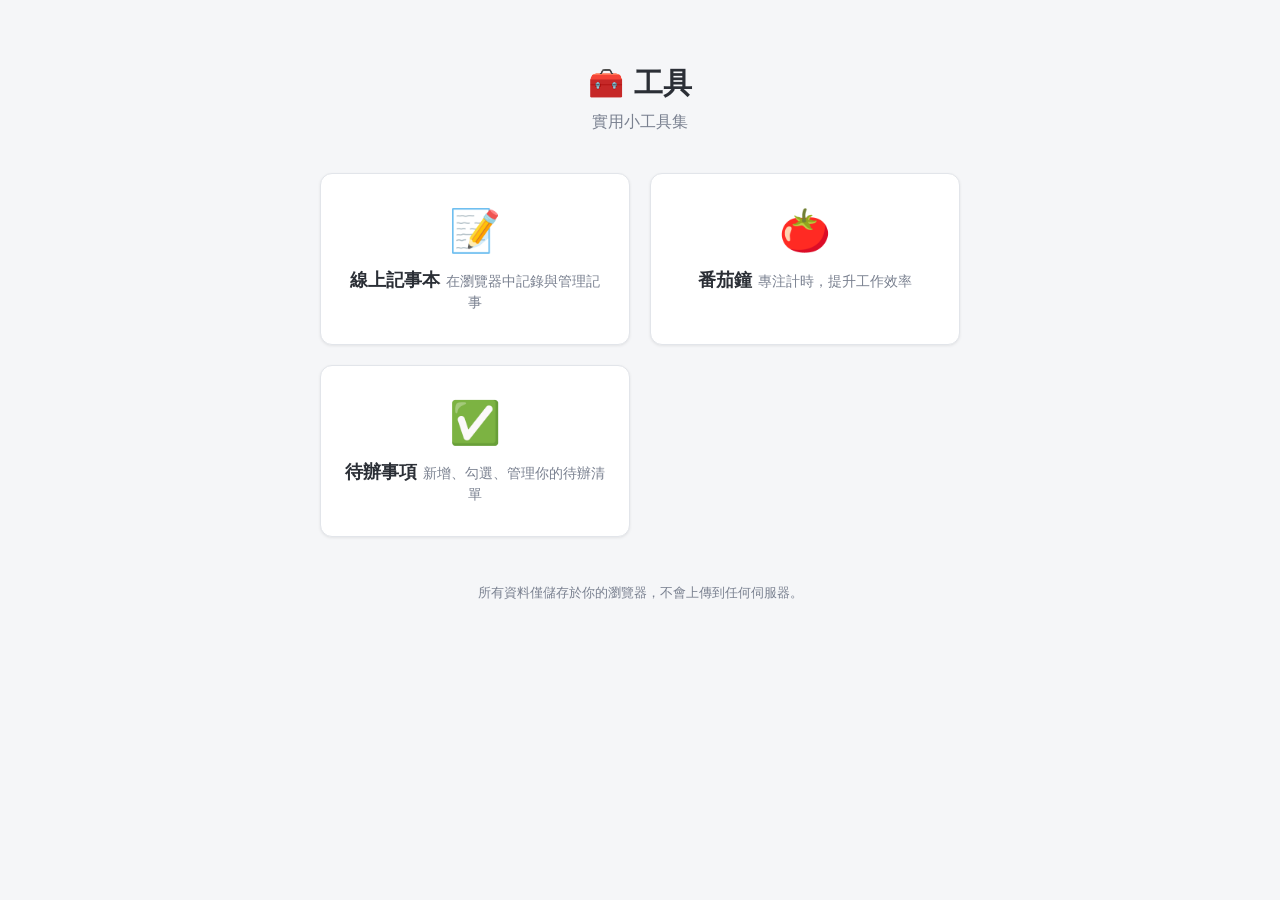
<file: index.html>
<!DOCTYPE html>
<html lang="zh-Hant">
<head>
  <meta charset="UTF-8">
  <meta name="viewport" content="width=device-width, initial-scale=1.0">
  <title>工具</title>
  <link rel="icon" href="data:image/svg+xml,<svg xmlns='http://www.w3.org/2000/svg' viewBox='0 0 100 100'><text y='.9em' font-size='90'>🧰</text></svg>">
  <style>
    :root {
      --bg: #f5f6f8;
      --surface: #ffffff;
      --border: #e2e5ea;
      --text: #2b2f36;
      --text-muted: #7a8190;
      --shadow: 0 1px 3px rgba(0, 0, 0, 0.08);
      --radius: 12px;
    }
    @media (prefers-color-scheme: dark) {
      :root {
        --bg: #1c1f24;
        --surface: #262a31;
        --border: #3a3f48;
        --text: #e6e8eb;
        --text-muted: #9aa1ad;
        --shadow: 0 1px 3px rgba(0, 0, 0, 0.4);
      }
    }
    * { margin: 0; padding: 0; box-sizing: border-box; }
    html, body { height: 100%; }
    body {
      font-family: "PingFang TC", "Microsoft JhengHei", "Noto Sans TC", system-ui, sans-serif;
      background: var(--bg);
      color: var(--text);
      display: flex;
      flex-direction: column;
      align-items: center;
      padding: 64px 20px;
    }
    h1 {
      font-size: 1.8rem;
      margin-bottom: 8px;
    }
    p.tagline {
      color: var(--text-muted);
      margin-bottom: 40px;
    }
    .tools {
      display: grid;
      grid-template-columns: repeat(auto-fit, minmax(220px, 1fr));
      gap: 20px;
      width: 100%;
      max-width: 640px;
    }
    .tool-card {
      background: var(--surface);
      border: 1px solid var(--border);
      border-radius: var(--radius);
      box-shadow: var(--shadow);
      padding: 32px 24px;
      text-align: center;
      text-decoration: none;
      color: var(--text);
      transition: transform 0.15s ease, box-shadow 0.15s ease;
    }
    .tool-card:hover {
      transform: translateY(-3px);
      box-shadow: 0 6px 16px rgba(0, 0, 0, 0.12);
    }
    .tool-icon {
      font-size: 2.6rem;
      display: block;
      margin-bottom: 12px;
    }
    .tool-name {
      font-size: 1.15rem;
      font-weight: 700;
      margin-bottom: 6px;
    }
    .tool-desc {
      font-size: 0.9rem;
      color: var(--text-muted);
    }
    footer {
      margin-top: 48px;
      font-size: 0.8rem;
      color: var(--text-muted);
    }
  </style>
</head>
<body>
  <h1>🧰 工具</h1>
  <p class="tagline">實用小工具集</p>

  <div class="tools">
    <a class="tool-card" href="記事本/index.html">
      <span class="tool-icon">📝</span>
      <span class="tool-name">線上記事本</span>
      <span class="tool-desc">在瀏覽器中記錄與管理記事</span>
    </a>
    <a class="tool-card" href="蕃茄鬧鐘/index.html">
      <span class="tool-icon">🍅</span>
      <span class="tool-name">番茄鐘</span>
      <span class="tool-desc">專注計時，提升工作效率</span>
    </a>
    <a class="tool-card" href="待辦事項/index.html">
      <span class="tool-icon">✅</span>
      <span class="tool-name">待辦事項</span>
      <span class="tool-desc">新增、勾選、管理你的待辦清單</span>
    </a>
  </div>

  <footer>所有資料僅儲存於你的瀏覽器，不會上傳到任何伺服器。</footer>
</body>
</html>
</file>
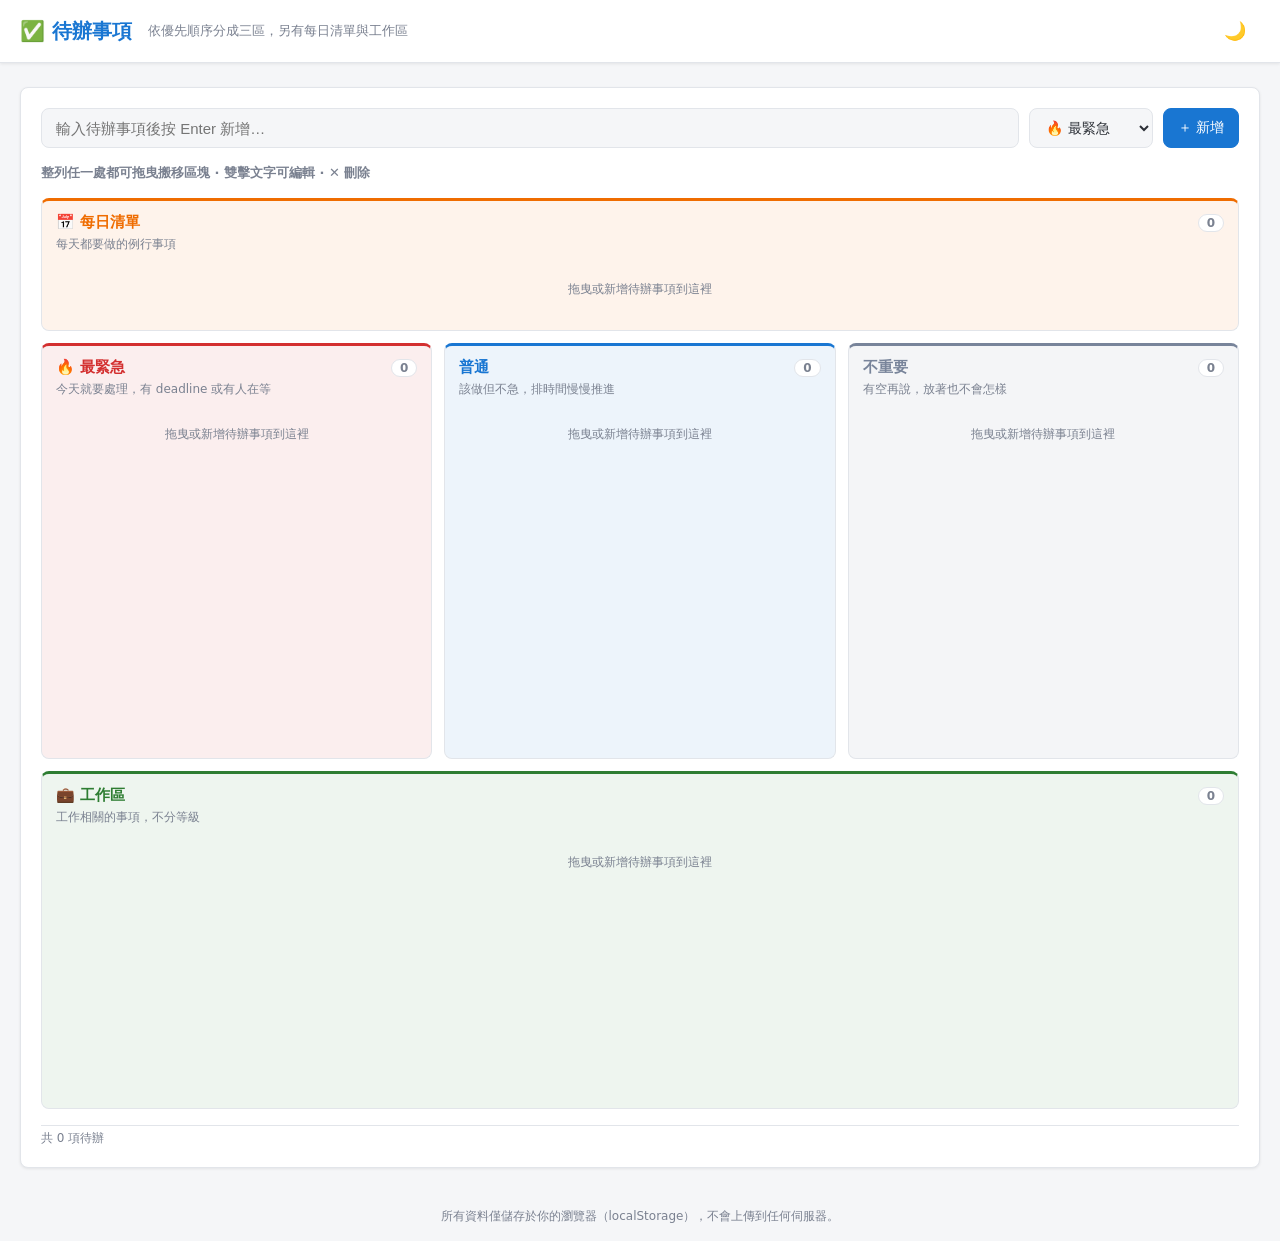
<file: 待辦事項/index.html>
<!DOCTYPE html>
<html lang="zh-Hant">
<head>
  <meta charset="UTF-8">
  <meta name="viewport" content="width=device-width, initial-scale=1.0">
  <title>待辦事項</title>
  <link rel="icon" href="data:image/svg+xml,<svg xmlns='http://www.w3.org/2000/svg' viewBox='0 0 100 100'><text y='.9em' font-size='90'>✅</text></svg>">
  <link rel="stylesheet" href="style.css">
</head>
<body>
  <header class="topbar">
    <div class="topbar-inner">
      <a class="logo" href="#">✅ 待辦事項</a>
      <span class="tagline">依優先順序分成三區，另有每日清單與工作區</span>
      <button id="themeToggle" class="btn btn-ghost" title="切換深色模式">🌙</button>
    </div>
  </header>

  <main class="layout">
    <section class="panel">
      <form id="addForm" class="add-form">
        <input type="text" id="todoInput" class="todo-input" placeholder="輸入待辦事項後按 Enter 新增…" maxlength="200" autocomplete="off">
        <select id="levelSelect" class="level-select" title="選擇區塊">
          <option value="high" selected>🔥 最緊急</option>
          <option value="normal">普通</option>
          <option value="low">不重要</option>
          <option value="work">💼 工作區</option>
          <option value="daily">📅 每日清單</option>
        </select>
        <button type="submit" class="btn btn-primary">＋ 新增</button>
      </form>

      <div class="filters">
        <span class="filter-label">整列任一處都可拖曳搬移區塊 · 雙擊文字可編輯 · ✕ 刪除</span>
      </div>

      <div class="board">
        <div class="column daily" data-level="daily">
          <div class="column-head">
            <span class="column-title">📅 每日清單</span>
            <span class="column-count" data-count="daily">0</span>
          </div>
          <p class="column-desc">每天都要做的例行事項</p>
          <ul class="todo-list" data-list="daily"></ul>
        </div>

        <div class="column high" data-level="high">
          <div class="column-head">
            <span class="column-title">🔥 最緊急</span>
            <span class="column-count" data-count="high">0</span>
          </div>
          <p class="column-desc">今天就要處理，有 deadline 或有人在等</p>
          <ul class="todo-list" data-list="high"></ul>
        </div>

        <div class="column normal" data-level="normal">
          <div class="column-head">
            <span class="column-title">普通</span>
            <span class="column-count" data-count="normal">0</span>
          </div>
          <p class="column-desc">該做但不急，排時間慢慢推進</p>
          <ul class="todo-list" data-list="normal"></ul>
        </div>

        <div class="column low" data-level="low">
          <div class="column-head">
            <span class="column-title">不重要</span>
            <span class="column-count" data-count="low">0</span>
          </div>
          <p class="column-desc">有空再說，放著也不會怎樣</p>
          <ul class="todo-list" data-list="low"></ul>
        </div>

        <div class="column work" data-level="work">
          <div class="column-head">
            <span class="column-title">💼 工作區</span>
            <span class="column-count" data-count="work">0</span>
          </div>
          <p class="column-desc">工作相關的事項，不分等級</p>
          <ul class="todo-list" data-list="work"></ul>
        </div>
      </div>

      <div class="panel-footer">
        <span id="itemsLeft">尚有 0 項待辦</span>
      </div>
    </section>
  </main>

  <footer class="footer">
    <p>所有資料僅儲存於你的瀏覽器（localStorage），不會上傳到任何伺服器。</p>
  </footer>

  <script src="script.js"></script>
</body>
</html>
</file>
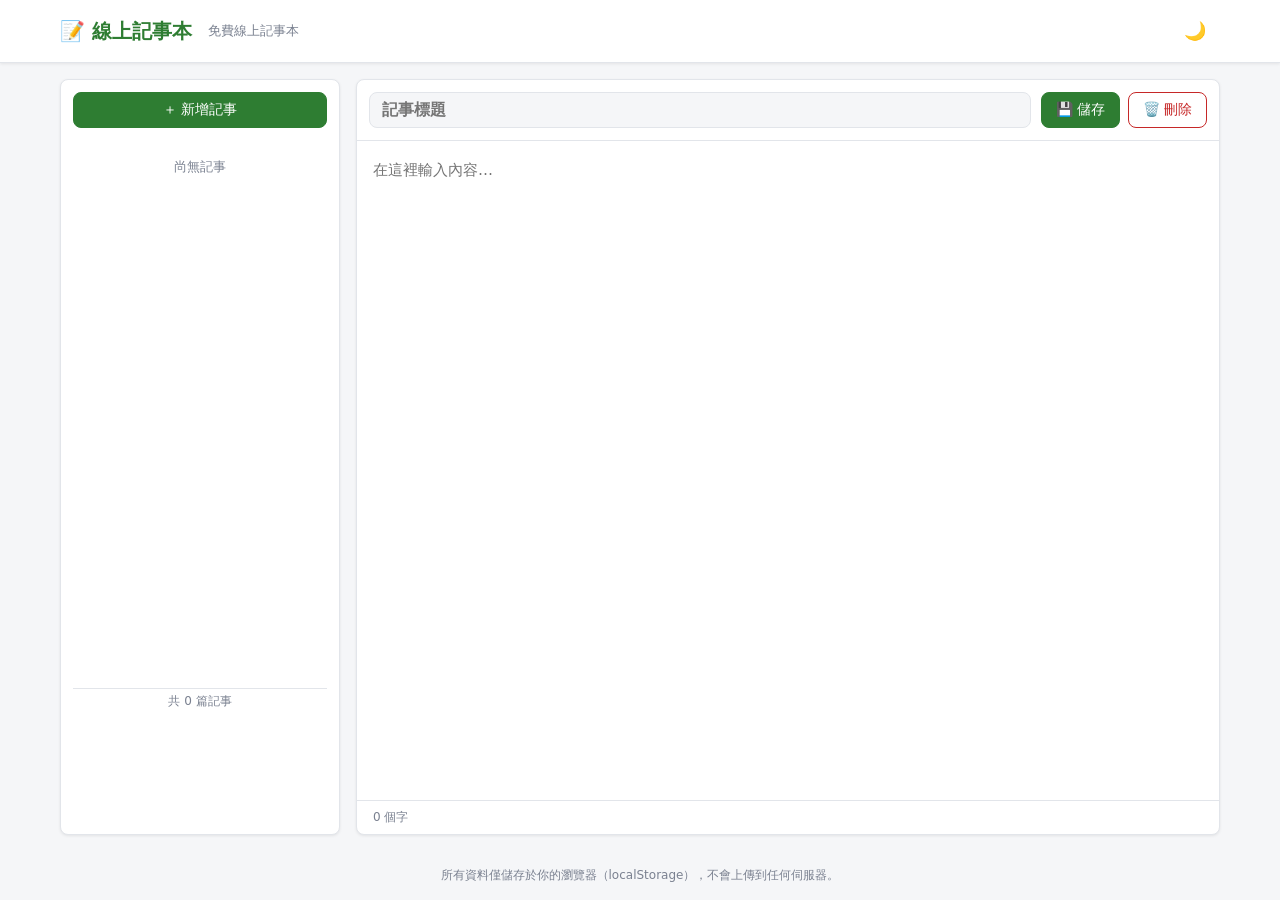
<file: 記事本/index.html>
<!DOCTYPE html>
<html lang="zh-Hant">
<head>
  <meta charset="UTF-8">
  <meta name="viewport" content="width=device-width, initial-scale=1.0">
  <title>線上記事本</title>
  <link rel="icon" href="data:image/svg+xml,<svg xmlns='http://www.w3.org/2000/svg' viewBox='0 0 100 100'><text y='.9em' font-size='90'>📝</text></svg>">
  <link rel="stylesheet" href="style.css">
</head>
<body>
  <header class="topbar">
    <div class="topbar-inner">
      <a class="logo" href="#">📝 線上記事本</a>
      <span class="tagline">免費線上記事本</span>
      <button id="themeToggle" class="btn btn-ghost" title="切換深色模式">🌙</button>
    </div>
  </header>

  <main class="layout">
    <!-- 側邊欄：記事清單 -->
    <aside class="sidebar">
      <button id="newNoteBtn" class="btn btn-primary btn-block">＋ 新增記事</button>

      <ul id="noteList" class="note-list"></ul>

      <div class="sidebar-footer">
        <span id="noteCount">共 0 篇記事</span>
      </div>
    </aside>

    <!-- 編輯區 -->
    <section class="editor" id="editorPane">
      <div class="editor-toolbar">
        <input type="text" id="noteTitle" class="title-input" placeholder="記事標題">
        <div class="toolbar-actions">
          <button id="saveBtn" class="btn btn-primary" title="儲存 (Ctrl+S)">💾 儲存</button>
          <button id="deleteBtn" class="btn btn-danger" title="刪除這篇記事">🗑️ 刪除</button>
        </div>
      </div>

      <textarea id="noteContent" aria-label="記事內容" placeholder="在這裡輸入內容…"></textarea>

      <div class="editor-statusbar">
        <span id="charCount">0 個字</span>
        <span id="saveStatus"></span>
        <span id="lastEdited"></span>
      </div>
    </section>
  </main>

  <footer class="footer">
    <p>所有資料僅儲存於你的瀏覽器（localStorage），不會上傳到任何伺服器。</p>
  </footer>

  <script src="script.js"></script>
</body>
</html>
</file>
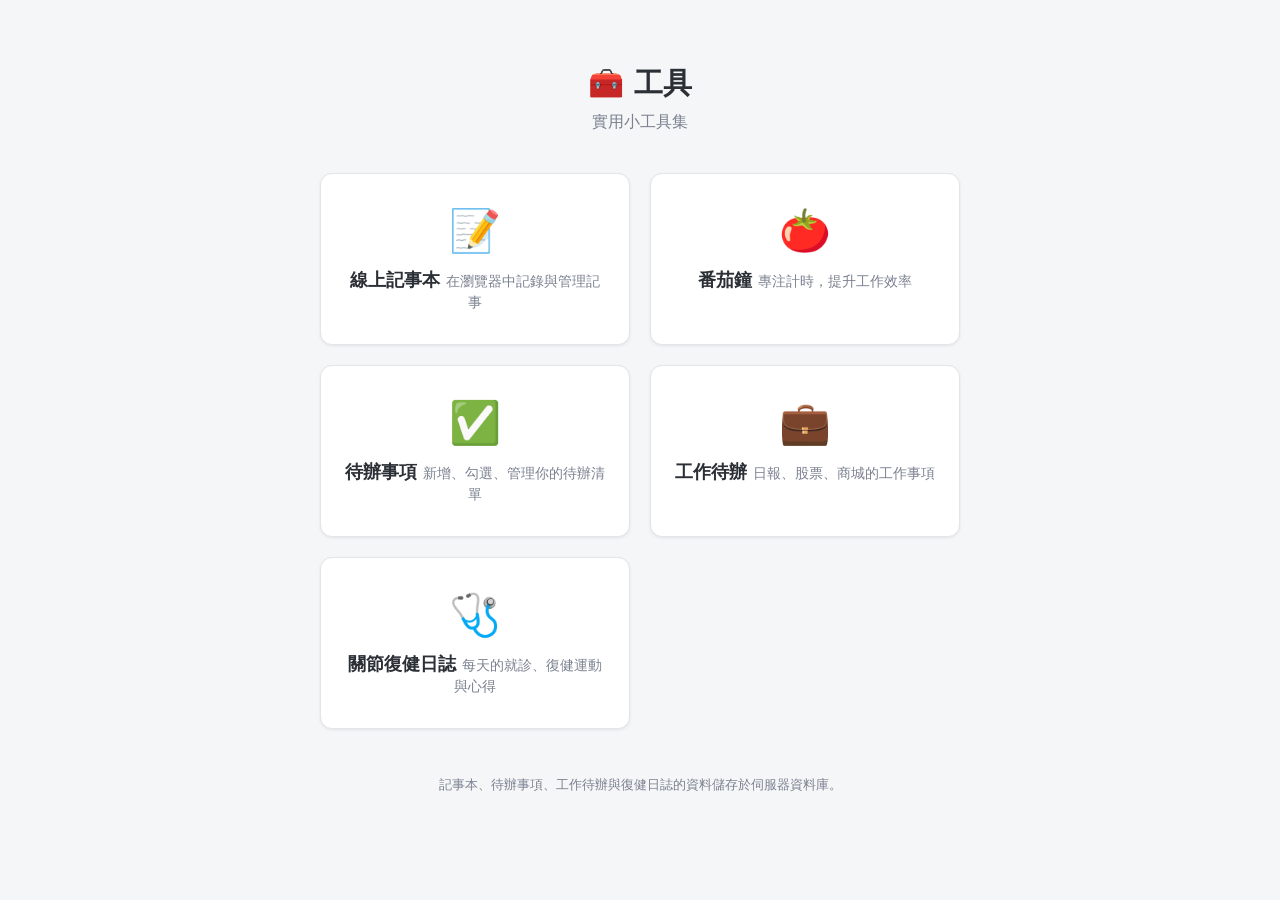
<file: src/main/resources/templates/index.html>
<!DOCTYPE html>
<html lang="zh-Hant" xmlns:th="http://www.thymeleaf.org">
<head>
  <meta charset="UTF-8">
  <meta name="viewport" content="width=device-width, initial-scale=1.0">
  <title>工具</title>
  <link rel="icon" href="data:image/svg+xml,<svg xmlns='http://www.w3.org/2000/svg' viewBox='0 0 100 100'><text y='.9em' font-size='90'>🧰</text></svg>">
  <style>
    :root {
      --bg: #f5f6f8;
      --surface: #ffffff;
      --border: #e2e5ea;
      --text: #2b2f36;
      --text-muted: #7a8190;
      --shadow: 0 1px 3px rgba(0, 0, 0, 0.08);
      --radius: 12px;
    }
    @media (prefers-color-scheme: dark) {
      :root {
        --bg: #1c1f24;
        --surface: #262a31;
        --border: #3a3f48;
        --text: #e6e8eb;
        --text-muted: #9aa1ad;
        --shadow: 0 1px 3px rgba(0, 0, 0, 0.4);
      }
    }
    * { margin: 0; padding: 0; box-sizing: border-box; }
    html, body { height: 100%; }
    body {
      font-family: "PingFang TC", "Microsoft JhengHei", "Noto Sans TC", system-ui, sans-serif;
      background: var(--bg);
      color: var(--text);
      display: flex;
      flex-direction: column;
      align-items: center;
      padding: 64px 20px;
    }
    h1 {
      font-size: 1.8rem;
      margin-bottom: 8px;
    }
    p.tagline {
      color: var(--text-muted);
      margin-bottom: 40px;
    }
    .tools {
      display: grid;
      grid-template-columns: repeat(auto-fit, minmax(220px, 1fr));
      gap: 20px;
      width: 100%;
      max-width: 640px;
    }
    .tool-card {
      background: var(--surface);
      border: 1px solid var(--border);
      border-radius: var(--radius);
      box-shadow: var(--shadow);
      padding: 32px 24px;
      text-align: center;
      text-decoration: none;
      color: var(--text);
      transition: transform 0.15s ease, box-shadow 0.15s ease;
    }
    .tool-card:hover {
      transform: translateY(-3px);
      box-shadow: 0 6px 16px rgba(0, 0, 0, 0.12);
    }
    .tool-icon {
      font-size: 2.6rem;
      display: block;
      margin-bottom: 12px;
    }
    .tool-name {
      font-size: 1.15rem;
      font-weight: 700;
      margin-bottom: 6px;
    }
    .tool-desc {
      font-size: 0.9rem;
      color: var(--text-muted);
    }
    footer {
      margin-top: 48px;
      font-size: 0.8rem;
      color: var(--text-muted);
    }
  </style>
</head>
<body>
  <h1>🧰 工具</h1>
  <p class="tagline">實用小工具集</p>

  <div class="tools">
    <a class="tool-card" th:href="@{/notepad}">
      <span class="tool-icon">📝</span>
      <span class="tool-name">線上記事本</span>
      <span class="tool-desc">在瀏覽器中記錄與管理記事</span>
    </a>
    <a class="tool-card" th:href="@{/pomodoro}">
      <span class="tool-icon">🍅</span>
      <span class="tool-name">番茄鐘</span>
      <span class="tool-desc">專注計時，提升工作效率</span>
    </a>
    <a class="tool-card" th:href="@{/todo}">
      <span class="tool-icon">✅</span>
      <span class="tool-name">待辦事項</span>
      <span class="tool-desc">新增、勾選、管理你的待辦清單</span>
    </a>
    <a class="tool-card" th:href="@{/work-todo}">
      <span class="tool-icon">💼</span>
      <span class="tool-name">工作待辦</span>
      <span class="tool-desc">日報、股票、商城的工作事項</span>
    </a>
    <a class="tool-card" th:href="@{/health}">
      <span class="tool-icon">🩺</span>
      <span class="tool-name">關節復健日誌</span>
      <span class="tool-desc">每天的就診、復健運動與心得</span>
    </a>
  </div>

  <footer>記事本、待辦事項、工作待辦與復健日誌的資料儲存於伺服器資料庫。</footer>
</body>
</html>
</file>
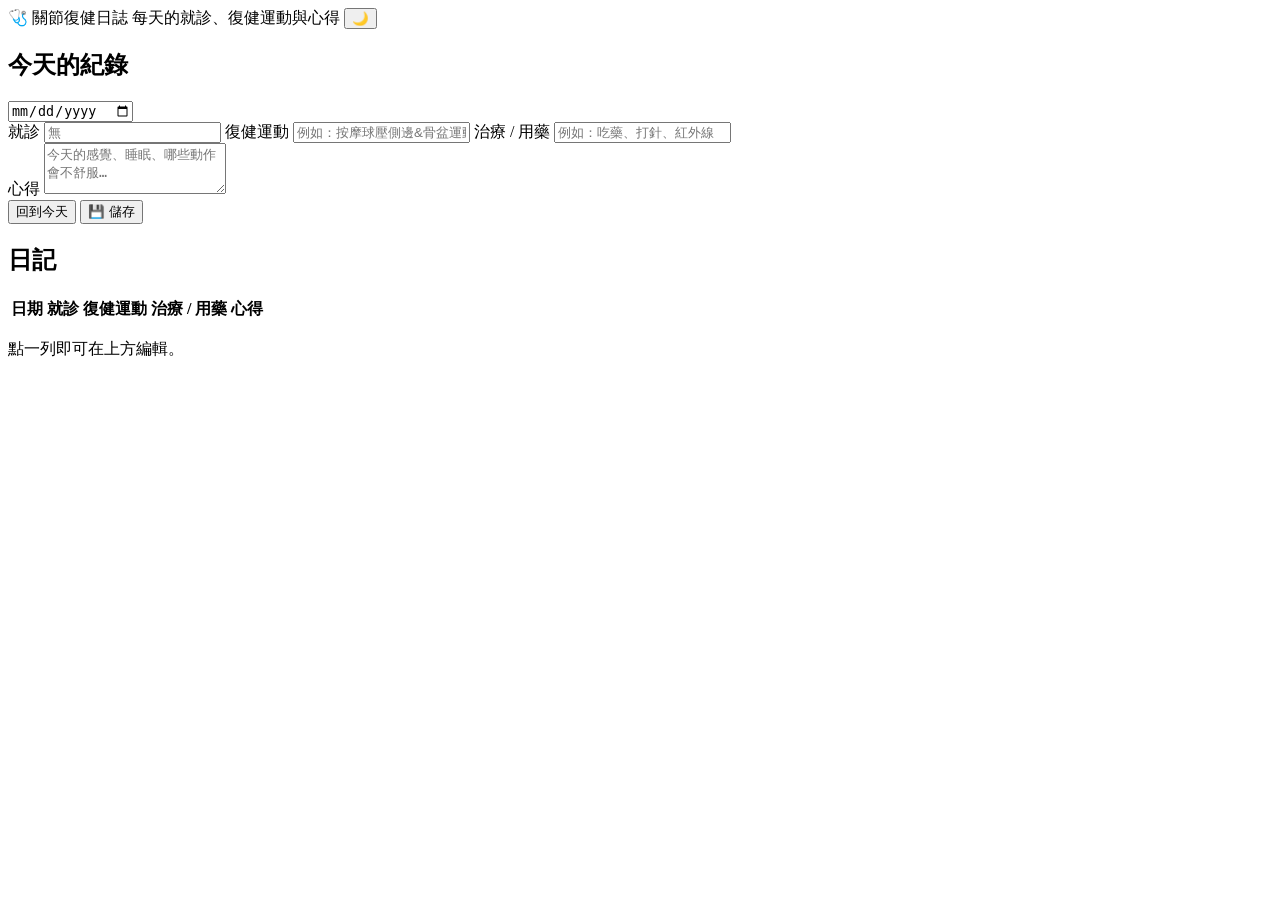
<file: src/main/resources/templates/health.html>
<!DOCTYPE html>
<html lang="zh-Hant" xmlns:th="http://www.thymeleaf.org">
<head>
  <meta charset="UTF-8">
  <meta name="viewport" content="width=device-width, initial-scale=1.0">
  <title>關節復健日誌</title>
  <link rel="icon" href="data:image/svg+xml,<svg xmlns='http://www.w3.org/2000/svg' viewBox='0 0 100 100'><text y='.9em' font-size='90'>🩺</text></svg>">
  <link rel="stylesheet" th:href="@{/health/style.css}">
</head>
<body>
  <header class="topbar">
    <div class="topbar-inner">
      <a class="logo" th:href="@{/}" title="回工具首頁">🩺 關節復健日誌</a>
      <span class="tagline">每天的就診、復健運動與心得</span>
      <button id="themeToggle" class="btn btn-ghost" title="切換深色模式">🌙</button>
    </div>
  </header>

  <main class="page">
    <!-- 紀錄表單 -->
    <section class="card">
      <div class="card-head">
        <h2 id="formTitle">今天的紀錄</h2>
        <input type="date" id="logDate" class="input date-input">
      </div>

      <div class="form-grid">
        <label class="field">
          <span class="field-label">就診</span>
          <input type="text" id="visit" class="input" maxlength="50" list="visitOptions" placeholder="無">
          <datalist id="visitOptions">
            <option value="物理治療"></option>
            <option value="骨科"></option>
            <option value="復健"></option>
          </datalist>
        </label>
        <label class="field">
          <span class="field-label">復健運動</span>
          <input type="text" id="exercise" class="input" maxlength="500" placeholder="例如：按摩球壓側邊&amp;骨盆運動">
        </label>
        <label class="field">
          <span class="field-label">治療 / 用藥</span>
          <input type="text" id="treatment" class="input" maxlength="500" placeholder="例如：吃藥、打針、紅外線">
        </label>
      </div>

      <label class="field">
        <span class="field-label">心得</span>
        <textarea id="note" class="input" rows="3" placeholder="今天的感覺、睡眠、哪些動作會不舒服…"></textarea>
      </label>

      <div class="actions">
        <span id="saveStatus" class="status"></span>
        <button id="newBtn" class="btn btn-ghost">回到今天</button>
        <button id="saveBtn" class="btn btn-primary">💾 儲存</button>
      </div>
    </section>

    <!-- 日記表格 -->
    <section class="card">
      <div class="card-head">
        <h2>日記</h2>
        <span id="logCount" class="muted"></span>
      </div>
      <div class="table-wrap">
        <table class="log-table">
          <thead>
            <tr>
              <th class="col-date">日期</th>
              <th class="col-visit">就診</th>
              <th>復健運動</th>
              <th>治療 / 用藥</th>
              <th>心得</th>
              <th class="col-act"></th>
            </tr>
          </thead>
          <tbody id="logBody"></tbody>
        </table>
      </div>
      <p class="hint">點一列即可在上方編輯。</p>
    </section>
  </main>

  <script th:src="@{/health/script.js}"></script>
</body>
</html>
</file>
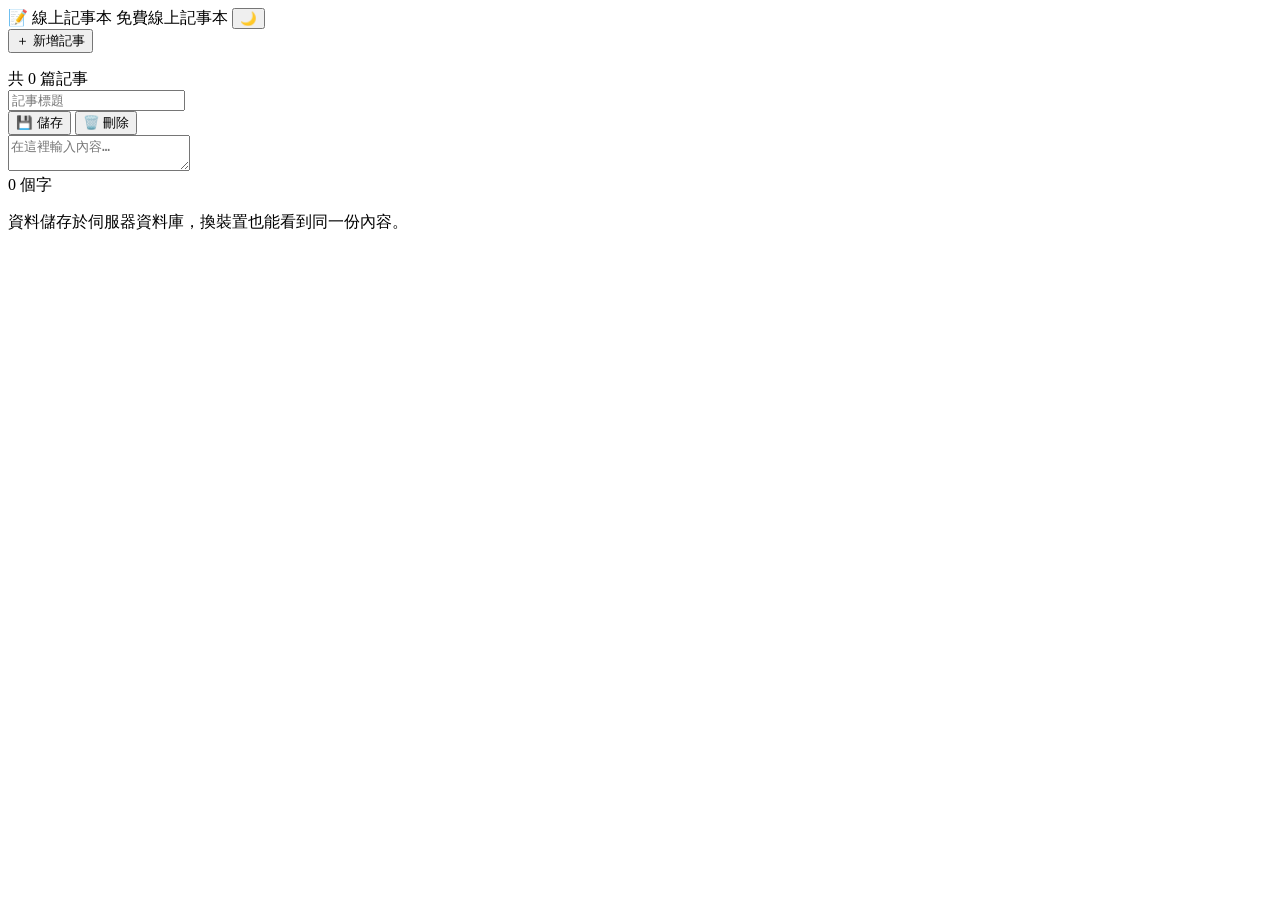
<file: src/main/resources/templates/notepad.html>
<!DOCTYPE html>
<html lang="zh-Hant" xmlns:th="http://www.thymeleaf.org">
<head>
  <meta charset="UTF-8">
  <meta name="viewport" content="width=device-width, initial-scale=1.0">
  <title>線上記事本</title>
  <link rel="icon" href="data:image/svg+xml,<svg xmlns='http://www.w3.org/2000/svg' viewBox='0 0 100 100'><text y='.9em' font-size='90'>📝</text></svg>">
  <link rel="stylesheet" th:href="@{/notepad/style.css}">
</head>
<body>
  <header class="topbar">
    <div class="topbar-inner">
      <a class="logo" th:href="@{/}" title="回工具首頁">📝 線上記事本</a>
      <span class="tagline">免費線上記事本</span>
      <button id="themeToggle" class="btn btn-ghost" title="切換深色模式">🌙</button>
    </div>
  </header>

  <main class="layout">
    <!-- 側邊欄：記事清單 -->
    <aside class="sidebar">
      <button id="newNoteBtn" class="btn btn-primary btn-block">＋ 新增記事</button>

      <ul id="noteList" class="note-list"></ul>

      <div class="sidebar-footer">
        <span id="noteCount">共 0 篇記事</span>
      </div>
    </aside>

    <!-- 編輯區 -->
    <section class="editor" id="editorPane">
      <div class="editor-toolbar">
        <input type="text" id="noteTitle" class="title-input" placeholder="記事標題">
        <div class="toolbar-actions">
          <button id="saveBtn" class="btn btn-primary" title="儲存 (Ctrl+S)">💾 儲存</button>
          <button id="deleteBtn" class="btn btn-danger" title="刪除這篇記事">🗑️ 刪除</button>
        </div>
      </div>

      <textarea id="noteContent" aria-label="記事內容" placeholder="在這裡輸入內容…"></textarea>

      <div class="editor-statusbar">
        <span id="charCount">0 個字</span>
        <span id="saveStatus"></span>
        <span id="lastEdited"></span>
      </div>
    </section>
  </main>

  <footer class="footer">
    <p>資料儲存於伺服器資料庫，換裝置也能看到同一份內容。</p>
  </footer>

  <script th:src="@{/notepad/script.js}"></script>
</body>
</html>
</file>
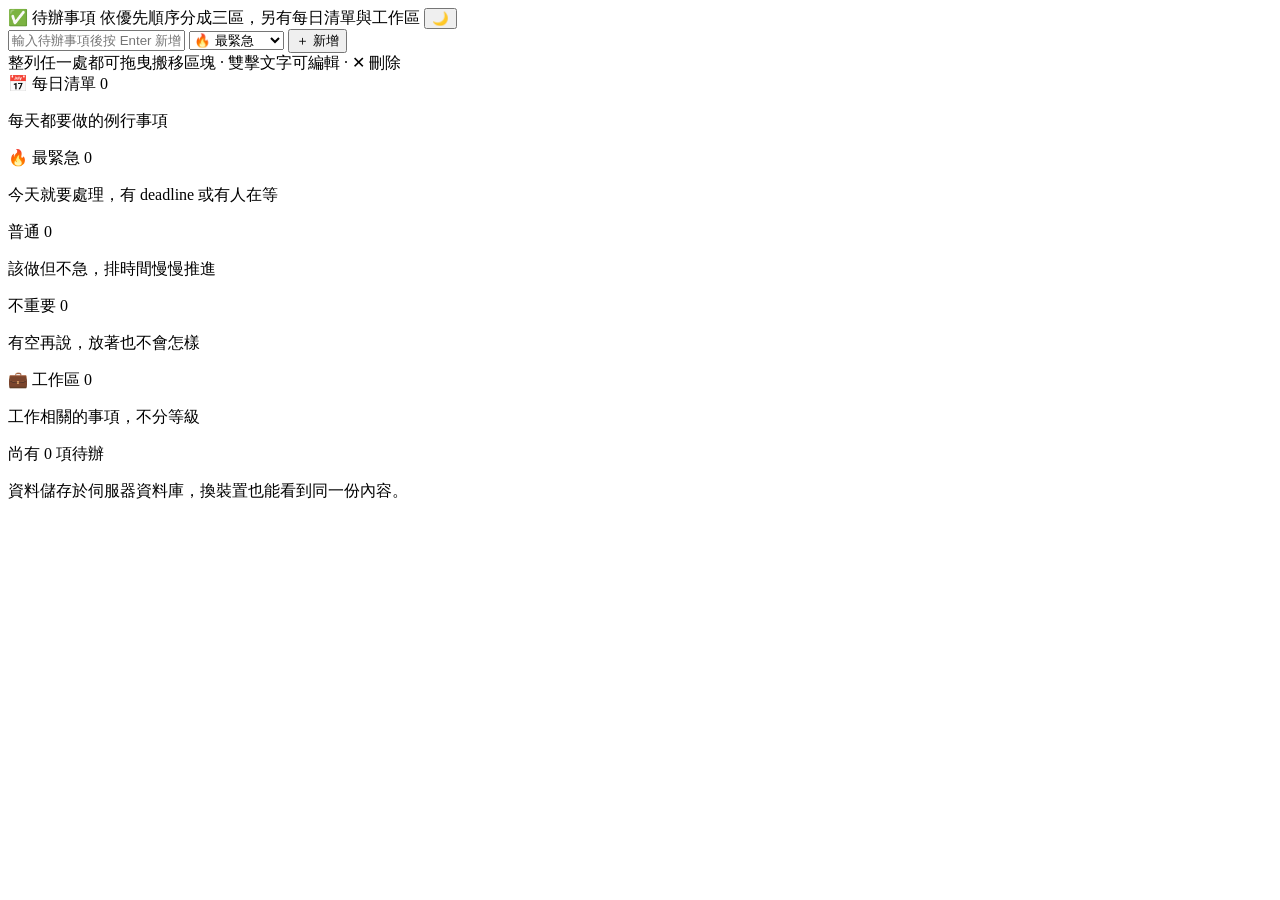
<file: src/main/resources/templates/todo.html>
<!DOCTYPE html>
<html lang="zh-Hant" xmlns:th="http://www.thymeleaf.org">
<head>
  <meta charset="UTF-8">
  <meta name="viewport" content="width=device-width, initial-scale=1.0">
  <title>待辦事項</title>
  <link rel="icon" href="data:image/svg+xml,<svg xmlns='http://www.w3.org/2000/svg' viewBox='0 0 100 100'><text y='.9em' font-size='90'>✅</text></svg>">
  <link rel="stylesheet" th:href="@{/todo/style.css}">
</head>
<body>
  <header class="topbar">
    <div class="topbar-inner">
      <a class="logo" th:href="@{/}" title="回工具首頁">✅ 待辦事項</a>
      <span class="tagline">依優先順序分成三區，另有每日清單與工作區</span>
      <button id="themeToggle" class="btn btn-ghost" title="切換深色模式">🌙</button>
    </div>
  </header>

  <main class="layout">
    <section class="panel">
      <form id="addForm" class="add-form">
        <input type="text" id="todoInput" class="todo-input" placeholder="輸入待辦事項後按 Enter 新增…" maxlength="200" autocomplete="off">
        <select id="levelSelect" class="level-select" title="選擇區塊">
          <option value="high" selected>🔥 最緊急</option>
          <option value="normal">普通</option>
          <option value="low">不重要</option>
          <option value="work">💼 工作區</option>
          <option value="daily">📅 每日清單</option>
        </select>
        <button type="submit" class="btn btn-primary">＋ 新增</button>
      </form>

      <div class="filters">
        <span class="filter-label">整列任一處都可拖曳搬移區塊 · 雙擊文字可編輯 · ✕ 刪除</span>
      </div>

      <div class="board">
        <div class="column daily" data-level="daily">
          <div class="column-head">
            <span class="column-title">📅 每日清單</span>
            <span class="column-count" data-count="daily">0</span>
          </div>
          <p class="column-desc">每天都要做的例行事項</p>
          <ul class="todo-list" data-list="daily"></ul>
        </div>

        <div class="column high" data-level="high">
          <div class="column-head">
            <span class="column-title">🔥 最緊急</span>
            <span class="column-count" data-count="high">0</span>
          </div>
          <p class="column-desc">今天就要處理，有 deadline 或有人在等</p>
          <ul class="todo-list" data-list="high"></ul>
        </div>

        <div class="column normal" data-level="normal">
          <div class="column-head">
            <span class="column-title">普通</span>
            <span class="column-count" data-count="normal">0</span>
          </div>
          <p class="column-desc">該做但不急，排時間慢慢推進</p>
          <ul class="todo-list" data-list="normal"></ul>
        </div>

        <div class="column low" data-level="low">
          <div class="column-head">
            <span class="column-title">不重要</span>
            <span class="column-count" data-count="low">0</span>
          </div>
          <p class="column-desc">有空再說，放著也不會怎樣</p>
          <ul class="todo-list" data-list="low"></ul>
        </div>

        <div class="column work" data-level="work">
          <div class="column-head">
            <span class="column-title">💼 工作區</span>
            <span class="column-count" data-count="work">0</span>
          </div>
          <p class="column-desc">工作相關的事項，不分等級</p>
          <ul class="todo-list" data-list="work"></ul>
        </div>

      </div>

      <div class="panel-footer">
        <span id="itemsLeft">尚有 0 項待辦</span>
      </div>
    </section>
  </main>

  <footer class="footer">
    <p>資料儲存於伺服器資料庫，換裝置也能看到同一份內容。</p>
  </footer>

  <script th:src="@{/todo/script.js}"></script>
</body>
</html>
</file>
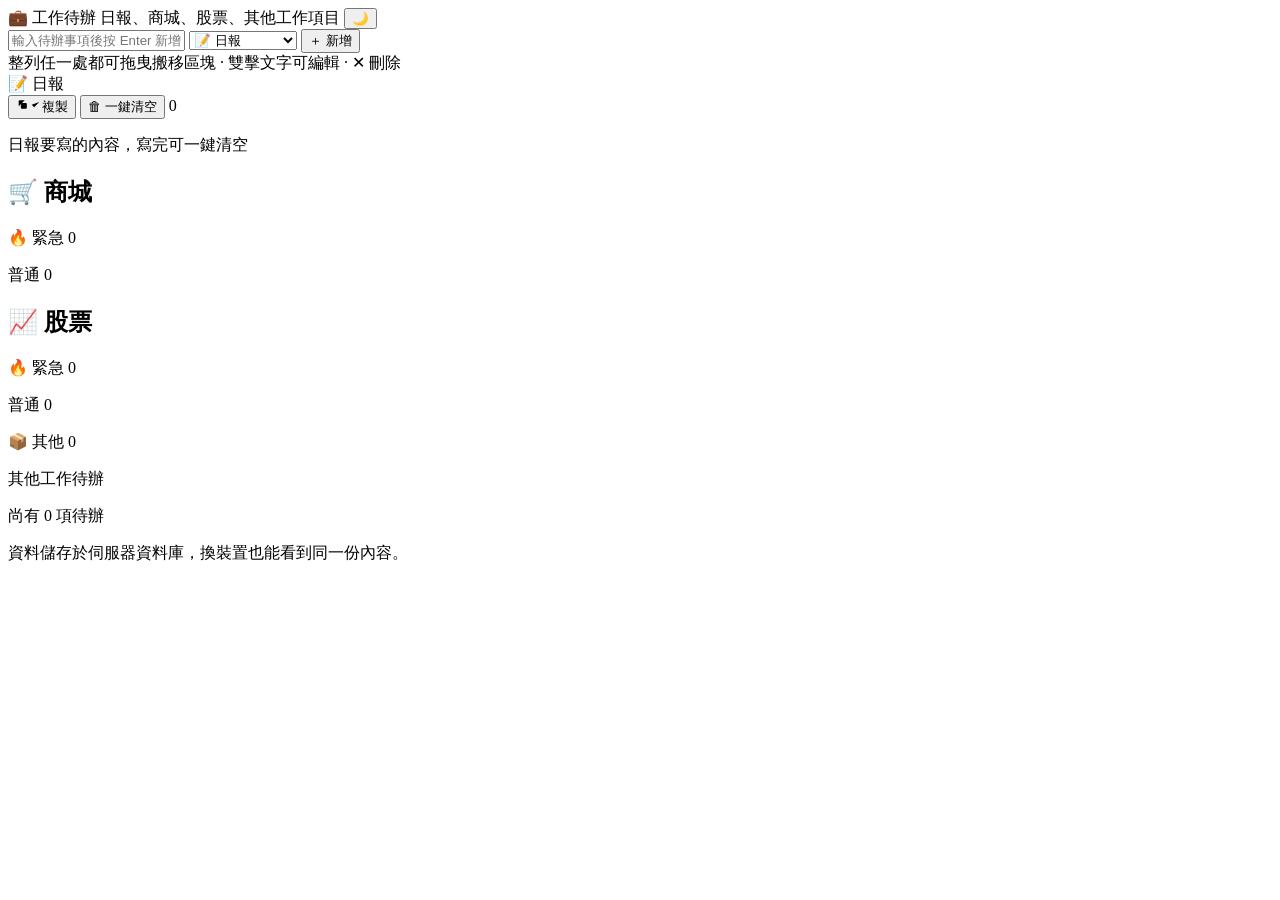
<file: src/main/resources/templates/work-todo.html>
<!DOCTYPE html>
<html lang="zh-Hant" xmlns:th="http://www.thymeleaf.org">
<head>
  <meta charset="UTF-8">
  <meta name="viewport" content="width=device-width, initial-scale=1.0">
  <title>工作待辦</title>
  <link rel="icon" href="data:image/svg+xml,<svg xmlns='http://www.w3.org/2000/svg' viewBox='0 0 100 100'><text y='.9em' font-size='90'>💼</text></svg>">
  <link rel="stylesheet" th:href="@{/todo/style.css}">
</head>
<body>
  <header class="topbar">
    <div class="topbar-inner">
      <a class="logo" th:href="@{/}" title="回工具首頁">💼 工作待辦</a>
      <span class="tagline">日報、商城、股票、其他工作項目</span>
      <button id="themeToggle" class="btn btn-ghost" title="切換深色模式">🌙</button>
    </div>
  </header>

  <main class="layout">
    <section class="panel">
      <form id="addForm" class="add-form">
        <input type="text" id="todoInput" class="todo-input" placeholder="輸入待辦事項後按 Enter 新增…" maxlength="200" autocomplete="off">
        <select id="levelSelect" class="level-select" title="選擇區塊">
          <option value="report" selected>📝 日報</option>
          <option value="mall_high">🛒 商城・緊急</option>
          <option value="mall">🛒 商城・普通</option>
          <option value="stock_high">📈 股票・緊急</option>
          <option value="stock">📈 股票・普通</option>
          <option value="other">📦 其他</option>
        </select>
        <button type="submit" class="btn btn-primary">＋ 新增</button>
      </form>

      <div class="filters">
        <span class="filter-label">整列任一處都可拖曳搬移區塊 · 雙擊文字可編輯 · ✕ 刪除</span>
      </div>

      <div class="board">
        <div class="column report biz" data-level="report">
          <div class="column-head">
            <span class="column-title">📝 日報</span>
            <div class="column-actions">
              <button type="button" id="copyReport" class="copy-btn" title="依目前順序複製所有日報內容"><svg class="copy-icon" viewBox="0 0 24 24" width="13" height="13" aria-hidden="true"><rect x="9" y="9" width="11" height="11" rx="2"/><path d="M5 15V6a2 2 0 0 1 2-2h9"/></svg><svg class="check-icon" viewBox="0 0 24 24" width="13" height="13" aria-hidden="true"><path d="M5 12.5l4.5 4.5L19 7.5"/></svg><span class="copy-label">複製</span></button>
              <button type="button" id="clearReport" class="clear-btn" title="刪除日報裡的所有項目">🗑 一鍵清空</button>
              <span class="column-count" data-count="report">0</span>
            </div>
          </div>
          <p class="column-desc">日報要寫的內容，寫完可一鍵清空</p>
          <p id="copyReportStatus" class="column-desc" role="status" hidden></p>
          <ul class="todo-list" data-list="report"></ul>
        </div>

        <section class="biz-group mall" aria-labelledby="mallTitle">
          <h2 id="mallTitle" class="column-title">🛒 商城</h2>
          <div class="priority-board">
            <div class="column high" data-level="mall_high">
              <div class="column-head">
                <span class="column-title">🔥 緊急</span>
                <span class="column-count" data-count="mall_high">0</span>
              </div>
              <ul class="todo-list" data-list="mall_high"></ul>
            </div>
            <div class="column mall" data-level="mall">
              <div class="column-head">
                <span class="column-title">普通</span>
                <span class="column-count" data-count="mall">0</span>
              </div>
              <ul class="todo-list" data-list="mall"></ul>
            </div>
          </div>
        </section>

        <section class="biz-group stock" aria-labelledby="stockTitle">
          <h2 id="stockTitle" class="column-title">📈 股票</h2>
          <div class="priority-board">
            <div class="column high" data-level="stock_high">
              <div class="column-head">
                <span class="column-title">🔥 緊急</span>
                <span class="column-count" data-count="stock_high">0</span>
              </div>
              <ul class="todo-list" data-list="stock_high"></ul>
            </div>
            <div class="column stock" data-level="stock">
              <div class="column-head">
                <span class="column-title">普通</span>
                <span class="column-count" data-count="stock">0</span>
              </div>
              <ul class="todo-list" data-list="stock"></ul>
            </div>
          </div>
        </section>

        <div class="column other biz" data-level="other">
          <div class="column-head">
            <span class="column-title">📦 其他</span>
            <span class="column-count" data-count="other">0</span>
          </div>
          <p class="column-desc">其他工作待辦</p>
          <ul class="todo-list" data-list="other"></ul>
        </div>
      </div>

      <div class="panel-footer">
        <span id="itemsLeft">尚有 0 項待辦</span>
      </div>
    </section>
  </main>

  <footer class="footer">
    <p>資料儲存於伺服器資料庫，換裝置也能看到同一份內容。</p>
  </footer>

  <script th:src="@{/todo/script.js}"></script>
</body>
</html>
</file>
<file: 待辦事項/style.css>
:root {
  --bg: #f5f6f8;
  --surface: #ffffff;
  --border: #e2e5ea;
  --text: #2b2f36;
  --text-muted: #7a8190;
  --primary: #1976d2;
  --primary-hover: #125ea3;
  --danger: #c62828;
  --danger-hover: #a51f1f;
  --active-item: #e3f2fd;
  --shadow: 0 1px 3px rgba(0, 0, 0, 0.08);
  --radius: 8px;

  --high: #d32f2f;
  --normal: #1976d2;
  --low: #78849a;
  --work: #2e7d32;
  --daily: #ef6c00;
  --col-tint: 8%;
}

[data-theme="dark"] {
  --bg: #1c1f24;
  --surface: #262a31;
  --border: #3a3f48;
  --text: #e6e8eb;
  --text-muted: #9aa1ad;
  --primary: #4a9eff;
  --primary-hover: #6fb2ff;
  --active-item: #223247;
  --shadow: 0 1px 3px rgba(0, 0, 0, 0.4);

  --high: #ef5350;
  --normal: #4a9eff;
  --low: #9aa5b5;
  --work: #66bb6a;
  --daily: #ffa726;
  --col-tint: 14%;
}

* {
  margin: 0;
  padding: 0;
  box-sizing: border-box;
}

html, body {
  height: 100%;
}

body {
  font-family: "PingFang TC", "Microsoft JhengHei", "Noto Sans TC", system-ui, sans-serif;
  background: var(--bg);
  color: var(--text);
  display: flex;
  flex-direction: column;
}

/* ── 頂部列 ─────────────────────────── */
.topbar {
  background: var(--surface);
  border-bottom: 1px solid var(--border);
  box-shadow: var(--shadow);
  position: sticky;
  top: 0;
  z-index: 10;
}

.topbar-inner {
  max-width: 1440px;
  margin: 0 auto;
  padding: 12px 20px;
  display: flex;
  align-items: center;
  gap: 16px;
}

.logo {
  font-size: 20px;
  font-weight: 700;
  color: var(--primary);
  text-decoration: none;
  white-space: nowrap;
}

.tagline {
  color: var(--text-muted);
  font-size: 13px;
  flex: 1;
}

/* ── 版面 ─────────────────────────── */
.layout {
  flex: 1;
  max-width: 1440px;
  width: 100%;
  margin: 24px auto;
  padding: 0 20px;
}

.panel {
  background: var(--surface);
  border: 1px solid var(--border);
  border-radius: var(--radius);
  box-shadow: var(--shadow);
  padding: 20px;
  display: flex;
  flex-direction: column;
  gap: 16px;
}

/* ── 新增表單 ─────────────────────────── */
.add-form {
  display: flex;
  gap: 10px;
}

.todo-input {
  flex: 1;
  min-width: 0;
  padding: 10px 14px;
  font-size: 15px;
  border: 1px solid var(--border);
  border-radius: var(--radius);
  background: var(--bg);
  color: var(--text);
  outline: none;
}

.todo-input:focus {
  border-color: var(--primary);
}

.level-select {
  padding: 10px 12px;
  font-size: 14px;
  font-family: inherit;
  border: 1px solid var(--border);
  border-radius: var(--radius);
  background: var(--bg);
  color: var(--text);
  cursor: pointer;
  outline: none;
}

.level-select:focus {
  border-color: var(--primary);
}

/* ── 篩選列 ─────────────────────────── */
.filters {
  display: flex;
  align-items: center;
  justify-content: space-between;
  gap: 10px;
  flex-wrap: wrap;
}

.filter-label {
  font-size: 13px;
  font-weight: 600;
  color: var(--text-muted);
}

/* ── 三個區塊 ─────────────────────────── */
.board {
  display: grid;
  grid-template-columns: repeat(3, 1fr);
  align-items: start;
  gap: 12px;
}

.column {
  border: 1px solid var(--border);
  border-top: 3px solid var(--c, var(--border));
  border-radius: var(--radius);
  background: color-mix(in srgb, var(--c, var(--surface)) var(--col-tint), var(--surface));
  padding: 12px 14px;
  display: flex;
  flex-direction: column;
  gap: 4px;
  /* 至少這麼高，內容多了就自己往下長 */
  min-height: 416px;
  transition: box-shadow 0.15s;
}

.column.high { --c: var(--high); }
.column.normal { --c: var(--normal); }
.column.low { --c: var(--low); }
.column.work { --c: var(--work); }
.column.daily { --c: var(--daily); }

/* 工作區不分等級，橫跨整排放在三區下方 */
.column.work {
  grid-column: 1 / -1;
  min-height: 338px;
}

/* 每日清單同樣橫跨整排，放在最上面 */
.column.daily {
  grid-column: 1 / -1;
  min-height: 0;
}

.column.drag-over {
  box-shadow: inset 0 0 0 2px var(--c);
}

.column-head {
  display: flex;
  align-items: center;
  justify-content: space-between;
  gap: 8px;
}

.column-title {
  font-size: 15px;
  font-weight: 700;
  color: var(--c);
}

.column-count {
  font-size: 12px;
  font-weight: 600;
  color: var(--text-muted);
  background: var(--surface);
  border: 1px solid var(--border);
  border-radius: 999px;
  padding: 1px 8px;
}

.column-desc {
  font-size: 12px;
  color: var(--text-muted);
  margin-bottom: 4px;
}

/* ── 待辦清單 ─────────────────────────── */
.todo-list {
  list-style: none;
  display: flex;
  flex-direction: column;
  flex: 1;
}

.todo-item {
  display: flex;
  align-items: center;
  gap: 8px;
  padding: 8px 4px;
  border-bottom: 1px solid var(--border);
  cursor: grab;
  /* 整列任何位置都能拖：預設不讓滑鼠選取文字 */
  user-select: none;
  -webkit-user-select: none;
}

.todo-item:active {
  cursor: grabbing;
}

.todo-item:last-child {
  border-bottom: none;
}

.todo-item.dragging {
  opacity: 0.4;
}

.todo-text {
  flex: 1;
  font-size: 15px;
  word-break: break-word;
  outline: none;
}

/* 雙擊進入編輯後才恢復文字游標與選取 */
.todo-text.editing {
  cursor: text;
  user-select: text;
  -webkit-user-select: text;
  background: var(--surface);
  border-radius: 4px;
  box-shadow: 0 0 0 2px var(--c, var(--primary));
  padding: 1px 4px;
}

.todo-move {
  flex-shrink: 0;
  border: 1px solid var(--border);
  border-radius: 6px;
  background: var(--surface);
  color: var(--text-muted);
  font-size: 12px;
  font-family: inherit;
  padding: 2px 4px;
  cursor: pointer;
  outline: none;
}

.todo-move:hover {
  color: var(--text);
  border-color: var(--c, var(--primary));
}

.todo-delete {
  flex-shrink: 0;
  width: 26px;
  height: 26px;
  border: none;
  background: transparent;
  color: var(--text-muted);
  font-size: 15px;
  border-radius: 50%;
  cursor: pointer;
  display: flex;
  align-items: center;
  justify-content: center;
  transition: background 0.15s, color 0.15s;
}

.todo-delete:hover {
  background: var(--danger);
  color: #fff;
}

.no-result {
  color: var(--text-muted);
  font-size: 12px;
  text-align: center;
  padding: 20px 0;
}

/* ── 面板頁尾 ─────────────────────────── */
.panel-footer {
  font-size: 12px;
  color: var(--text-muted);
  padding-top: 4px;
  border-top: 1px solid var(--border);
}

/* ── 按鈕 ─────────────────────────── */
.btn {
  padding: 8px 14px;
  border: 1px solid var(--border);
  border-radius: var(--radius);
  background: var(--surface);
  color: var(--text);
  font-size: 14px;
  cursor: pointer;
  transition: background 0.15s, border-color 0.15s;
  white-space: nowrap;
}

.btn:hover {
  background: var(--bg);
}

.btn-primary {
  background: var(--primary);
  border-color: var(--primary);
  color: #fff;
}

.btn-primary:hover {
  background: var(--primary-hover);
  border-color: var(--primary-hover);
}

.btn-ghost {
  border: none;
  background: transparent;
  font-size: 18px;
}

/* ── 頁尾 ─────────────────────────── */
.footer {
  text-align: center;
  padding: 16px;
  font-size: 12px;
  color: var(--text-muted);
}

/* ── 響應式 ─────────────────────────── */
@media (max-width: 760px) {
  .tagline {
    display: none;
  }

  .add-form {
    flex-wrap: wrap;
  }

  .todo-input {
    flex: 1 1 100%;
  }

  .level-select {
    flex: 1;
  }

  .board {
    grid-template-columns: 1fr;
  }

  .column {
    min-height: 0;
  }
}
</file>
<file: 記事本/style.css>
:root {
  --bg: #f5f6f8;
  --surface: #ffffff;
  --border: #e2e5ea;
  --text: #2b2f36;
  --text-muted: #7a8190;
  --primary: #2e7d32;
  --primary-hover: #1b5e20;
  --danger: #c62828;
  --danger-hover: #a51f1f;
  --active-item: #e8f5e9;
  --shadow: 0 1px 3px rgba(0, 0, 0, 0.08);
  --radius: 8px;
}

[data-theme="dark"] {
  --bg: #1c1f24;
  --surface: #262a31;
  --border: #3a3f48;
  --text: #e6e8eb;
  --text-muted: #9aa1ad;
  --primary: #4caf50;
  --primary-hover: #66bb6a;
  --active-item: #2e3b2f;
  --shadow: 0 1px 3px rgba(0, 0, 0, 0.4);
}

* {
  margin: 0;
  padding: 0;
  box-sizing: border-box;
}

html, body {
  height: 100%;
}

body {
  font-family: "PingFang TC", "Microsoft JhengHei", "Noto Sans TC", system-ui, sans-serif;
  background: var(--bg);
  color: var(--text);
  display: flex;
  flex-direction: column;
}

/* ── 頂部列 ─────────────────────────── */
.topbar {
  background: var(--surface);
  border-bottom: 1px solid var(--border);
  box-shadow: var(--shadow);
  position: sticky;
  top: 0;
  z-index: 10;
}

.topbar-inner {
  max-width: 1200px;
  margin: 0 auto;
  padding: 12px 20px;
  display: flex;
  align-items: center;
  gap: 16px;
}

.logo {
  font-size: 20px;
  font-weight: 700;
  color: var(--primary);
  text-decoration: none;
  white-space: nowrap;
}

.tagline {
  color: var(--text-muted);
  font-size: 13px;
  flex: 1;
}

/* ── 版面 ─────────────────────────── */
.layout {
  flex: 1;
  max-width: 1200px;
  width: 100%;
  margin: 16px auto;
  padding: 0 20px;
  display: flex;
  gap: 16px;
  min-height: 0;
}

/* ── 側邊欄 ─────────────────────────── */
.sidebar {
  width: 280px;
  flex-shrink: 0;
  background: var(--surface);
  border: 1px solid var(--border);
  border-radius: var(--radius);
  box-shadow: var(--shadow);
  display: flex;
  flex-direction: column;
  padding: 12px;
  gap: 10px;
}

.note-list {
  list-style: none;
  overflow-y: auto;
  flex: 1;
  min-height: 200px;
  max-height: 60vh;
}

.note-item {
  padding: 10px 12px;
  border-radius: var(--radius);
  cursor: pointer;
  border-bottom: 1px solid var(--border);
  transition: background 0.15s;
}

.note-item:hover {
  background: var(--bg);
}

.note-item.active {
  background: var(--active-item);
  border-left: 3px solid var(--primary);
}

.note-item-title {
  font-weight: 600;
  font-size: 14px;
  white-space: nowrap;
  overflow: hidden;
  text-overflow: ellipsis;
}

.note-item-preview {
  font-size: 12px;
  color: var(--text-muted);
  margin-top: 2px;
  white-space: nowrap;
  overflow: hidden;
  text-overflow: ellipsis;
}

.note-item-date {
  font-size: 11px;
  color: var(--text-muted);
  margin-top: 4px;
}

.sidebar-footer {
  font-size: 12px;
  color: var(--text-muted);
  text-align: center;
  padding-top: 4px;
  border-top: 1px solid var(--border);
}

.no-result {
  color: var(--text-muted);
  font-size: 13px;
  text-align: center;
  padding: 20px 0;
}

/* ── 編輯區 ─────────────────────────── */
.editor {
  flex: 1;
  background: var(--surface);
  border: 1px solid var(--border);
  border-radius: var(--radius);
  box-shadow: var(--shadow);
  display: flex;
  flex-direction: column;
  min-width: 0;
}

.editor-toolbar {
  display: flex;
  gap: 10px;
  padding: 12px;
  border-bottom: 1px solid var(--border);
  flex-wrap: wrap;
  align-items: center;
}

.title-input {
  flex: 1;
  min-width: 160px;
  padding: 8px 12px;
  font-size: 16px;
  font-weight: 600;
  border: 1px solid var(--border);
  border-radius: var(--radius);
  background: var(--bg);
  color: var(--text);
  outline: none;
}

.title-input:focus {
  border-color: var(--primary);
}

.toolbar-actions {
  display: flex;
  gap: 8px;
}

#noteContent {
  flex: 1;
  padding: 16px;
  border: none;
  resize: none;
  outline: none;
  font-family: inherit;
  font-size: 15px;
  line-height: 1.8;
  background: transparent;
  color: var(--text);
  min-height: 400px;
}

.editor-statusbar {
  display: flex;
  gap: 16px;
  padding: 8px 16px;
  border-top: 1px solid var(--border);
  font-size: 12px;
  color: var(--text-muted);
}

#saveStatus {
  color: var(--primary);
}

/* ── 按鈕 ─────────────────────────── */
.btn {
  padding: 8px 14px;
  border: 1px solid var(--border);
  border-radius: var(--radius);
  background: var(--surface);
  color: var(--text);
  font-size: 14px;
  cursor: pointer;
  transition: background 0.15s, border-color 0.15s;
  white-space: nowrap;
}

.btn:hover {
  background: var(--bg);
}

.btn-primary {
  background: var(--primary);
  border-color: var(--primary);
  color: #fff;
}

.btn-primary:hover {
  background: var(--primary-hover);
  border-color: var(--primary-hover);
}

.btn-danger {
  color: var(--danger);
  border-color: var(--danger);
}

.btn-danger:hover {
  background: var(--danger);
  color: #fff;
}

.btn-ghost {
  border: none;
  background: transparent;
  font-size: 18px;
}

.btn-block {
  width: 100%;
}

/* ── 頁尾 ─────────────────────────── */
.footer {
  text-align: center;
  padding: 16px;
  font-size: 12px;
  color: var(--text-muted);
}

/* ── 響應式 ─────────────────────────── */
@media (max-width: 768px) {
  .layout {
    flex-direction: column;
  }

  .sidebar {
    width: 100%;
  }

  .note-list {
    max-height: 30vh;
  }

  .tagline {
    display: none;
  }
}
</file>
